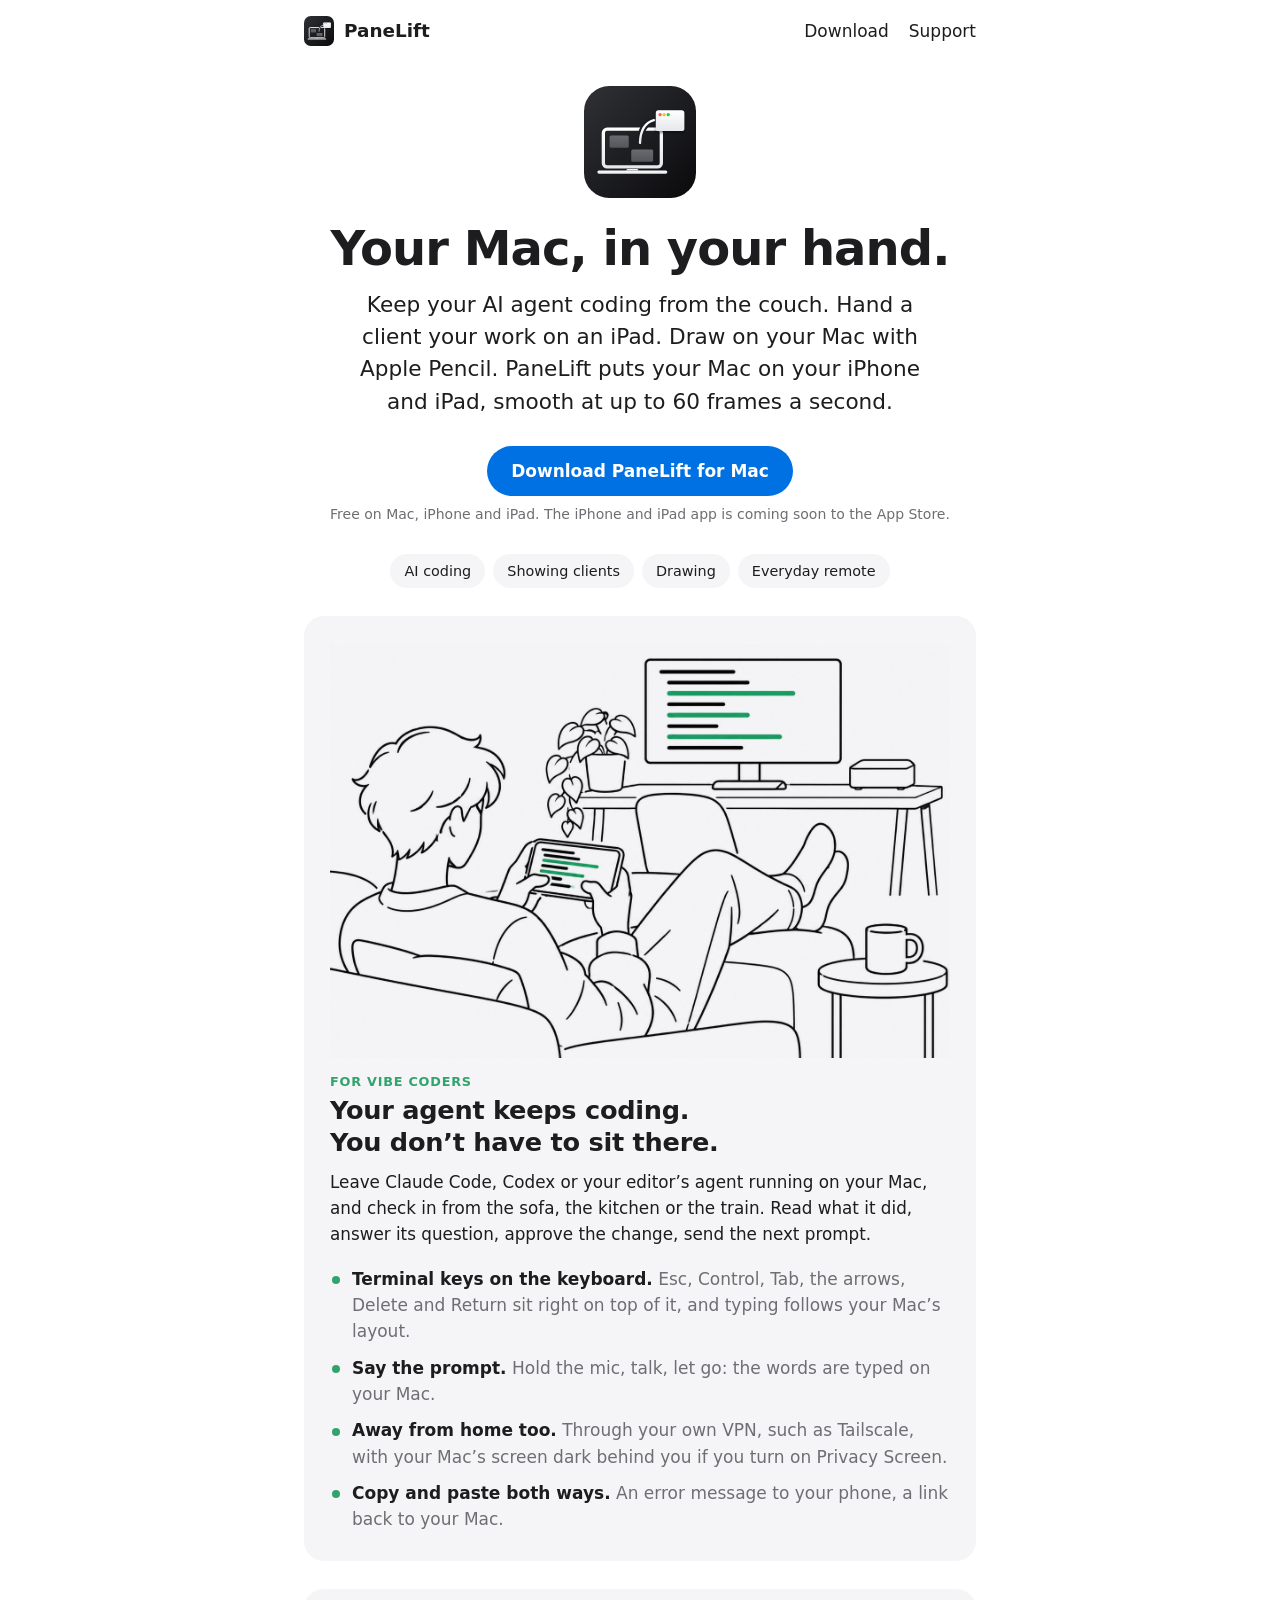
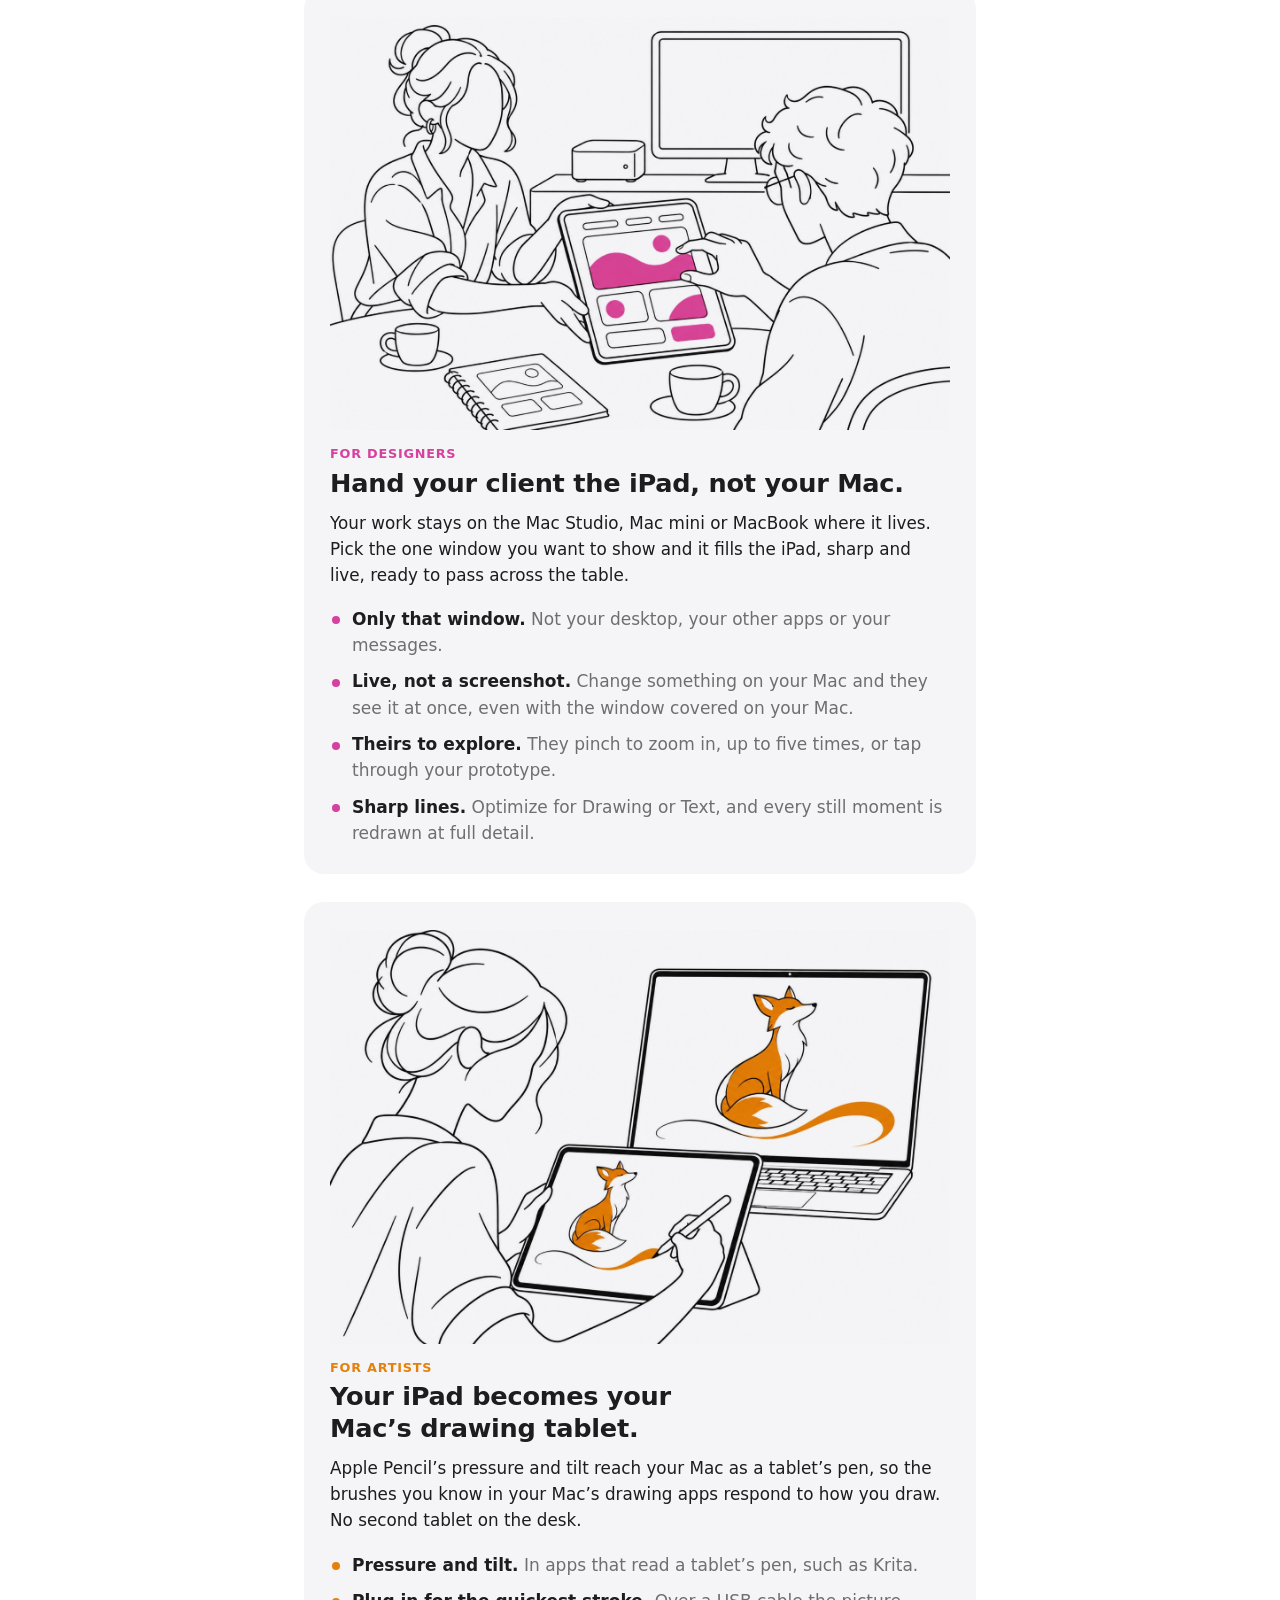
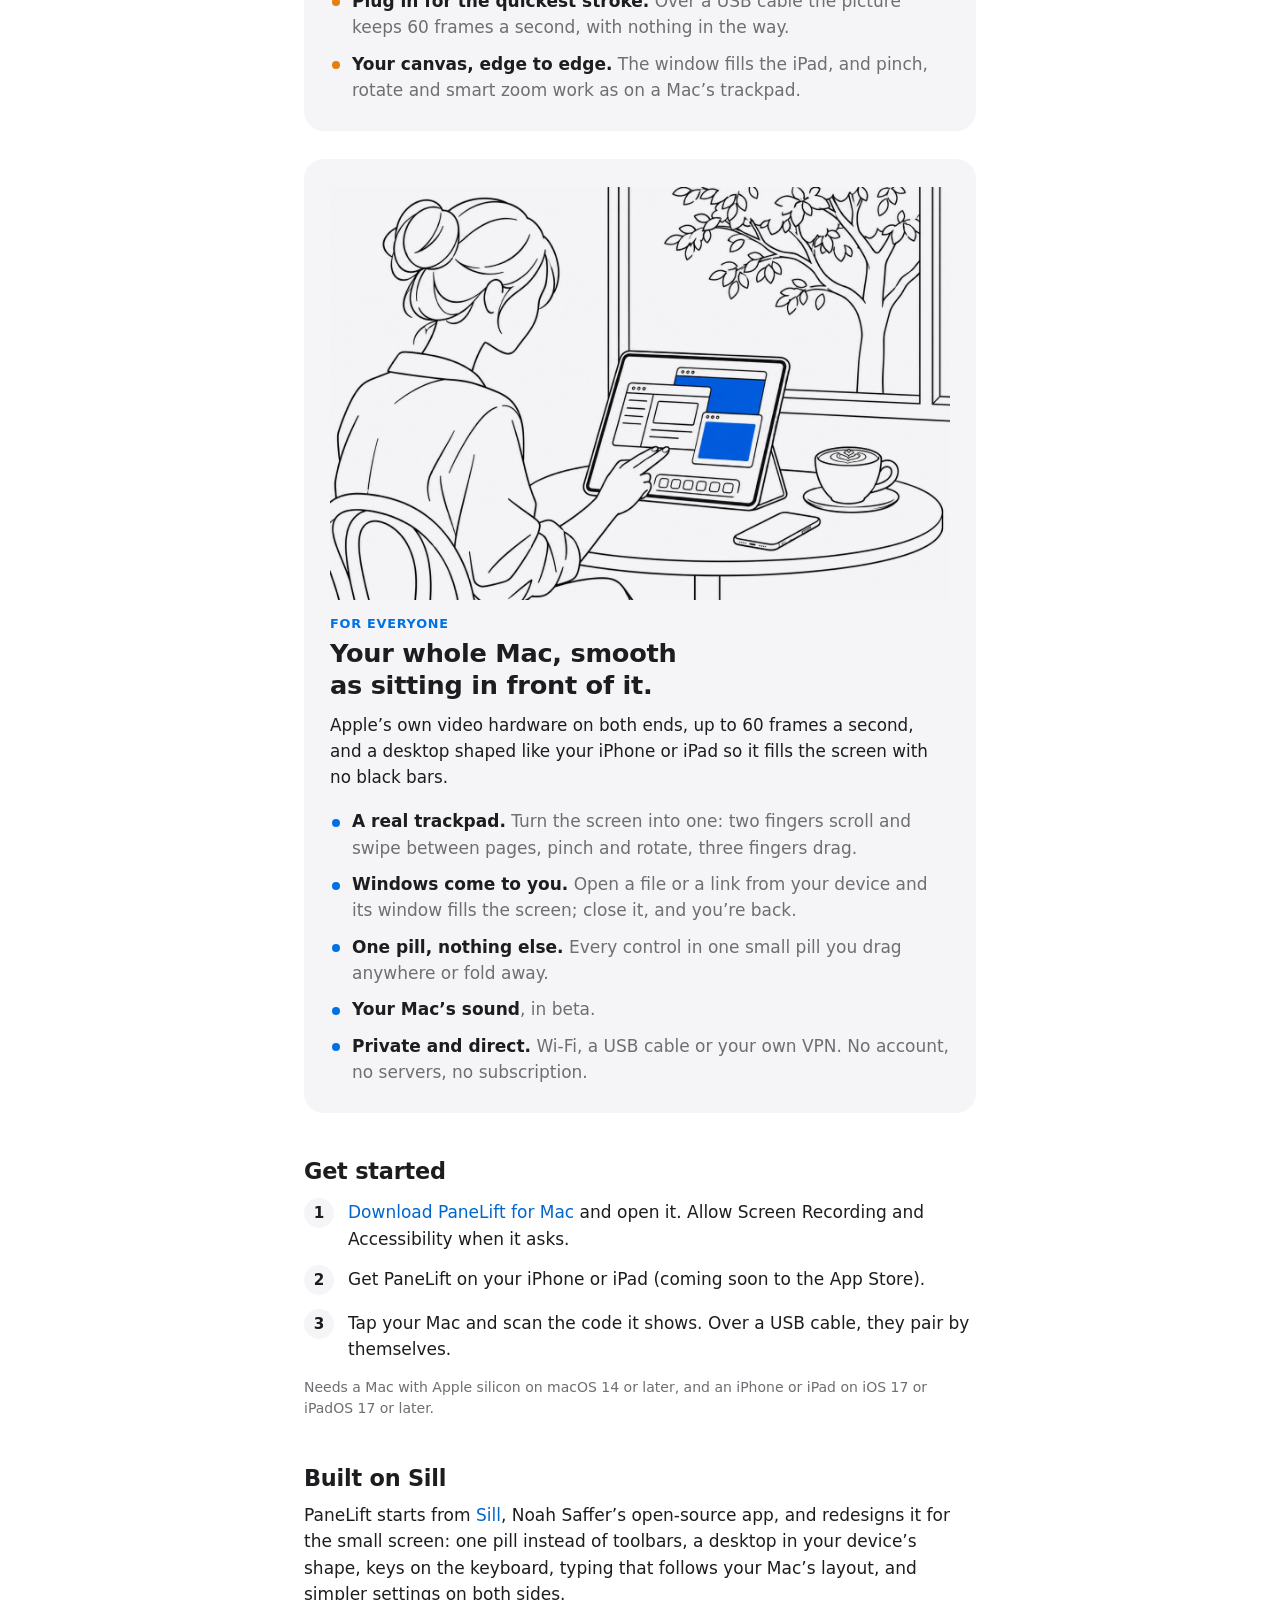
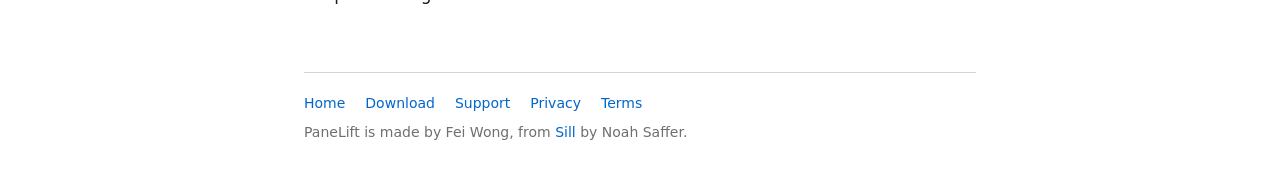
<file: index.html>
<!doctype html>
<html lang="en">
<head>
<meta charset="utf-8">
<meta name="viewport" content="width=device-width, initial-scale=1">
<meta http-equiv="Content-Security-Policy" content="default-src 'none'; style-src 'self'; img-src 'self'; base-uri 'none'; form-action 'none'">
<meta name="color-scheme" content="light dark">
<meta name="description" content="Steer your AI coding agent from the couch, show clients your work on an iPad, draw on your Mac with Apple Pencil. Your Mac on your iPhone and iPad, smooth at up to 60 frames a second. No account, no servers.">
<title>PaneLift: your Mac, in your hand</title>
<meta property="og:type" content="website">
<meta property="og:site_name" content="PaneLift">
<meta property="og:url" content="https://wongfei2009.github.io/panelift-site/">
<meta property="og:title" content="PaneLift: your Mac, in your hand">
<meta property="og:description" content="Steer your AI coding agent from the couch, show clients your work on an iPad, draw on your Mac with Apple Pencil. No account, no servers.">
<meta property="og:image" content="https://wongfei2009.github.io/panelift-site/preview.jpg">
<meta property="og:image:width" content="1200">
<meta property="og:image:height" content="630">
<meta property="og:image:alt" content="PaneLift: any window from your Mac, on your iPhone and iPad">
<meta name="twitter:card" content="summary_large_image">
<link rel="stylesheet" href="style.css?v=2026-11-04c">
<link rel="icon" href="icon.svg" type="image/svg+xml">
</head>
<body>
<header class="site-header">
  <a class="brand" href="index.html"><img src="icon.svg" alt="" width="30" height="30">PaneLift</a>
  <nav aria-label="Site">
    <a href="download.html">Download</a>
    <a href="support.html">Support</a>
  </nav>
</header>

<main>
<section class="hero">
    <img src="icon.svg" alt="" width="112" height="112">
    <h1>Your Mac, in your hand.</h1>
    <p class="lede">Keep your AI agent coding from the couch. Hand a client your work on an iPad. Draw on your Mac with Apple Pencil. PaneLift puts your Mac on your iPhone and iPad, smooth at up to 60 frames a second.</p>
    <div class="cta"><a class="button" href="download.html">Download PaneLift for Mac</a></div>
    <!-- App Store: link the app here once it is live. -->
    <p class="muted small">Free on Mac, iPhone and iPad. The iPhone and iPad app is coming soon to the App Store.</p>
    <nav class="jump" aria-label="Who it’s for">
      <a href="#coding">AI coding</a>
      <a href="#clients">Showing clients</a>
      <a href="#drawing">Drawing</a>
      <a href="#anywhere">Everyday remote</a>
    </nav>
  </section>

  <section class="usecase" id="coding">
    <img class="art" src="img/coding.jpg" alt="A line drawing: someone on a sofa typing into a terminal on their phone, the same terminal on the Mac’s display behind them" width="1400" height="933" loading="lazy">
    <p class="eyebrow">For vibe coders</p>
    <h2>Your agent keeps coding. You don’t have to sit there.</h2>
    <p>Leave Claude Code, Codex or your editor’s agent running on your Mac, and check in from the sofa, the kitchen or the train. Read what it did, answer its question, approve the change, send the next prompt.</p>
    <ul class="points">
      <li><strong>Terminal keys on the keyboard.</strong> Esc, Control, Tab, the arrows, Delete and Return sit right on top of it, and typing follows your Mac’s layout.</li>
      <li><strong>Say the prompt.</strong> Hold the mic, talk, let go: the words are typed on your Mac.</li>
      <li><strong>Away from home too.</strong> Through your own VPN, such as Tailscale, with your Mac’s screen dark behind you if you turn on Privacy Screen.</li>
      <li><strong>Copy and paste both ways.</strong> An error message to your phone, a link back to your Mac.</li>
    </ul>
  </section>

  <section class="usecase" id="clients">
    <img class="art" src="img/clients.jpg" alt="A line drawing: a designer handing an iPad with an app design to a client, who zooms in with two fingers" width="1400" height="933" loading="lazy">
    <p class="eyebrow">For designers</p>
    <h2>Hand your client the iPad, not your Mac.</h2>
    <p>Your work stays on the Mac Studio, Mac mini or MacBook where it lives. Pick the one window you want to show and it fills the iPad, sharp and live, ready to pass across the table.</p>
    <ul class="points">
      <li><strong>Only that window.</strong> Not your desktop, your other apps or your messages.</li>
      <li><strong>Live, not a screenshot.</strong> Change something on your Mac and they see it at once, even with the window covered on your Mac.</li>
      <li><strong>Theirs to explore.</strong> They pinch to zoom in, up to five times, or tap through your prototype.</li>
      <li><strong>Sharp lines.</strong> Optimize for Drawing or Text, and every still moment is redrawn at full detail.</li>
    </ul>
  </section>

  <section class="usecase" id="drawing">
    <img class="art" src="img/drawing.jpg" alt="A line drawing: someone drawing a fox on an iPad with Apple Pencil, the same drawing on the Mac behind it" width="1400" height="933" loading="lazy">
    <p class="eyebrow">For artists</p>
    <h2>Your iPad becomes your Mac’s drawing tablet.</h2>
    <p>Apple Pencil’s pressure and tilt reach your Mac as a tablet’s pen, so the brushes you know in your Mac’s drawing apps respond to how you draw. No second tablet on the desk.</p>
    <ul class="points">
      <li><strong>Pressure and tilt.</strong> In apps that read a tablet’s pen, such as Krita.</li>
      <li><strong>Plug in for the quickest stroke.</strong> Over a USB cable the picture keeps 60 frames a second, with nothing in the way.</li>
      <li><strong>Your canvas, edge to edge.</strong> The window fills the iPad, and pinch, rotate and smart zoom work as on a Mac’s trackpad.</li>
    </ul>
  </section>

  <section class="usecase" id="anywhere">
    <img class="art" src="img/anywhere.jpg" alt="A line drawing: someone at a café using a Mac’s desktop and its windows on an iPad" width="1400" height="933" loading="lazy">
    <p class="eyebrow">For everyone</p>
    <h2>Your whole Mac, smooth as sitting in front of it.</h2>
    <p>Apple’s own video hardware on both ends, up to 60 frames a second, and a desktop shaped like your iPhone or iPad so it fills the screen with no black bars.</p>
    <ul class="points">
      <li><strong>A real trackpad.</strong> Turn the screen into one: two fingers scroll and swipe between pages, pinch and rotate, three fingers drag.</li>
      <li><strong>Windows come to you.</strong> Open a file or a link from your device and its window fills the screen; close it, and you’re back.</li>
      <li><strong>One pill, nothing else.</strong> Every control in one small pill you drag anywhere or fold away.</li>
      <li><strong>Your Mac’s sound</strong>, in beta.</li>
      <li><strong>Private and direct.</strong> Wi-Fi, a USB cable or your own VPN. No account, no servers, no subscription.</li>
    </ul>
  </section>

  <h2>Get started</h2>
  <ol class="steps">
    <li><a href="download.html">Download PaneLift for Mac</a> and open it. Allow Screen Recording and Accessibility when it asks.</li>
    <li>Get PaneLift on your iPhone or iPad (coming soon to the App Store).</li>
    <li>Tap your Mac and scan the code it shows. Over a USB cable, they pair by themselves.</li>
  </ol>
  <p class="muted small">Needs a Mac with Apple silicon on macOS 14 or later, and an iPhone or iPad on iOS 17 or iPadOS 17 or later.</p>

  <h2>Built on Sill</h2>
  <p>PaneLift starts from <a href="https://github.com/Saffsanity/sill">Sill</a>, Noah Saffer’s open-source app, and redesigns it for the small screen: one pill instead of toolbars, a desktop in your device’s shape, keys on the keyboard, typing that follows your Mac’s layout, and simpler settings on both sides.</p>
</main>

<footer class="site-footer">
  <nav aria-label="Footer">
    <a href="index.html">Home</a>
    <a href="download.html">Download</a>
    <a href="support.html">Support</a>
    <a href="privacy.html">Privacy</a>
    <a href="terms.html">Terms</a>
  </nav>
  <p class="muted small">PaneLift is made by Fei Wong, from <a href="https://github.com/Saffsanity/sill">Sill</a> by Noah Saffer.</p>
</footer>
</body>
</html>
</file>
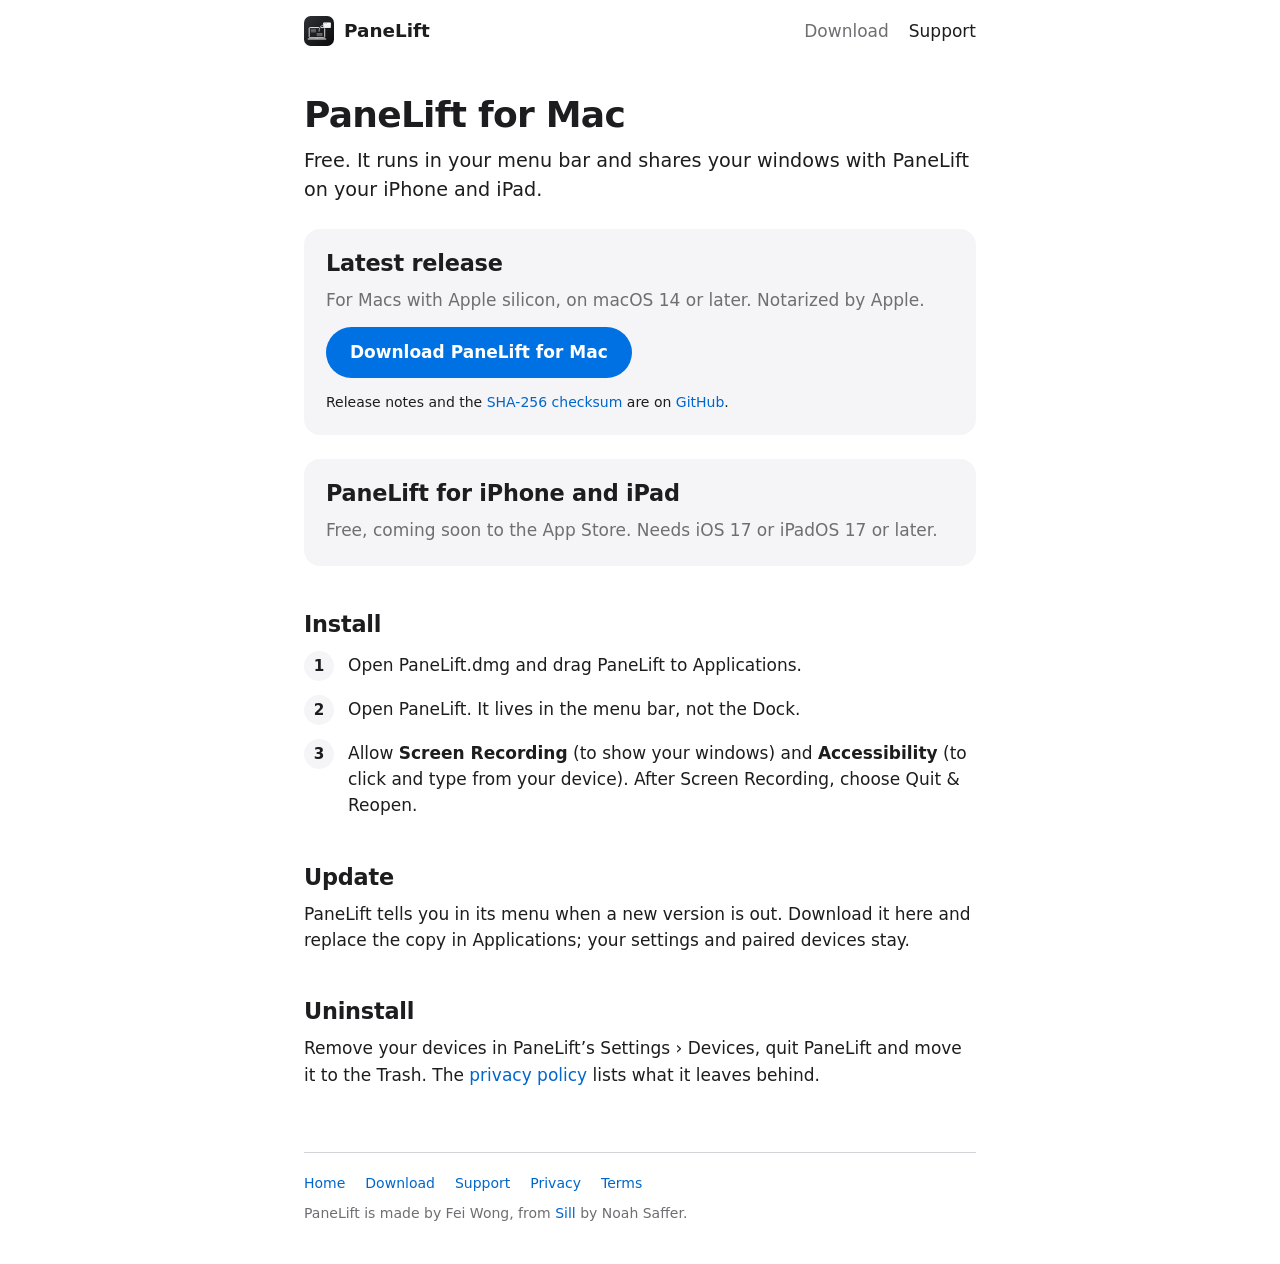
<file: download.html>
<!doctype html>
<html lang="en">
<head>
<meta charset="utf-8">
<meta name="viewport" content="width=device-width, initial-scale=1">
<meta http-equiv="Content-Security-Policy" content="default-src 'none'; style-src 'self'; img-src 'self'; base-uri 'none'; form-action 'none'">
<meta name="color-scheme" content="light dark">
<meta name="description" content="PaneLift for Mac: free and notarized, for Macs with Apple silicon on macOS 14 or later.">
<title>Download PaneLift for Mac</title>
<meta property="og:type" content="website">
<meta property="og:site_name" content="PaneLift">
<meta property="og:url" content="https://wongfei2009.github.io/panelift-site/download">
<meta property="og:title" content="Download PaneLift for Mac">
<meta property="og:description" content="PaneLift for Mac: free and notarized, for Macs with Apple silicon on macOS 14 or later.">
<meta property="og:image" content="https://wongfei2009.github.io/panelift-site/preview.jpg">
<meta property="og:image:width" content="1200">
<meta property="og:image:height" content="630">
<meta property="og:image:alt" content="PaneLift: any window from your Mac, on your iPhone and iPad">
<meta name="twitter:card" content="summary_large_image">
<link rel="stylesheet" href="style.css?v=2026-11-04c">
<link rel="icon" href="icon.svg" type="image/svg+xml">
</head>
<body>
<header class="site-header">
  <a class="brand" href="index.html"><img src="icon.svg" alt="" width="30" height="30">PaneLift</a>
  <nav aria-label="Site">
    <a href="download.html" aria-current="page">Download</a>
    <a href="support.html">Support</a>
  </nav>
</header>

<main>
<h1>PaneLift for Mac</h1>
  <p class="lede">Free. It runs in your menu bar and shares your windows with PaneLift on your iPhone and iPad.</p>

  <!-- GitHub redirects /releases/latest/download/<asset> to the newest release; release.sh uploads these names. -->
  <section class="card" aria-labelledby="release">
    <h2 id="release">Latest release</h2>
    <p class="muted">For Macs with Apple silicon, on macOS 14 or later. Notarized by Apple.</p>
    <p><a class="button" href="https://github.com/wongfei2009/panelift-site/releases/latest/download/PaneLift.dmg">Download PaneLift for Mac</a></p>
    <p class="hash small">Release notes and the <a href="https://github.com/wongfei2009/panelift-site/releases/latest/download/PaneLift.dmg.sha256">SHA-256 checksum</a> are on <a href="https://github.com/wongfei2009/panelift-site/releases/latest">GitHub</a>.</p>
  </section>

  <section class="card" aria-labelledby="ios">
    <h2 id="ios">PaneLift for iPhone and iPad</h2>
    <!-- App Store: link the app here once it is live. -->
    <p class="muted">Free, coming soon to the App Store. Needs iOS 17 or iPadOS 17 or later.</p>
  </section>

  <h2>Install</h2>
  <ol class="steps">
    <li>Open PaneLift.dmg and drag PaneLift to Applications.</li>
    <li>Open PaneLift. It lives in the menu bar, not the Dock.</li>
    <li>Allow <strong>Screen Recording</strong> (to show your windows) and <strong>Accessibility</strong> (to click and type from your device). After Screen Recording, choose Quit &amp; Reopen.</li>
  </ol>

  <h2>Update</h2>
  <p>PaneLift tells you in its menu when a new version is out. Download it here and replace the copy in Applications; your settings and paired devices stay.</p>

  <h2>Uninstall</h2>
  <p>Remove your devices in PaneLift’s Settings › Devices, quit PaneLift and move it to the Trash. The <a href="privacy.html#deleting">privacy policy</a> lists what it leaves behind.</p>
</main>

<footer class="site-footer">
  <nav aria-label="Footer">
    <a href="index.html">Home</a>
    <a href="download.html">Download</a>
    <a href="support.html">Support</a>
    <a href="privacy.html">Privacy</a>
    <a href="terms.html">Terms</a>
  </nav>
  <p class="muted small">PaneLift is made by Fei Wong, from <a href="https://github.com/Saffsanity/sill">Sill</a> by Noah Saffer.</p>
</footer>
</body>
</html>
</file>
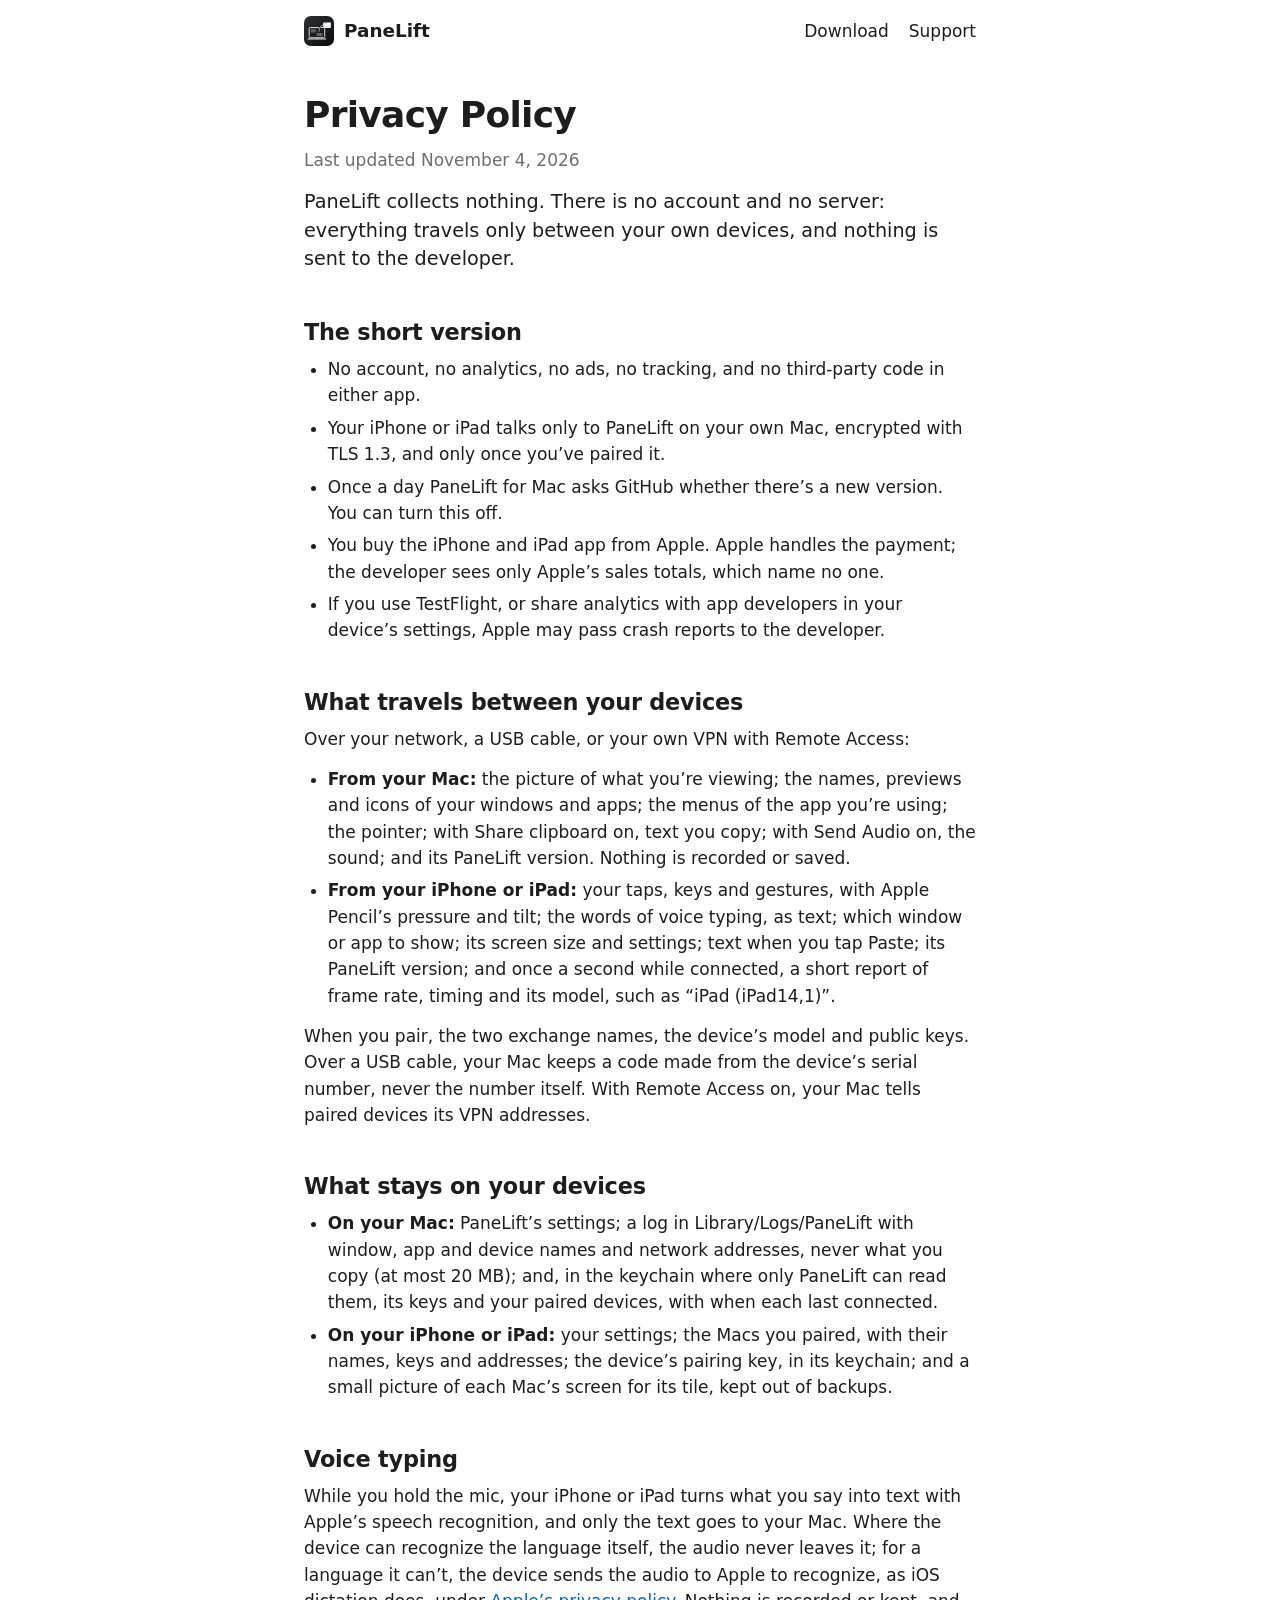
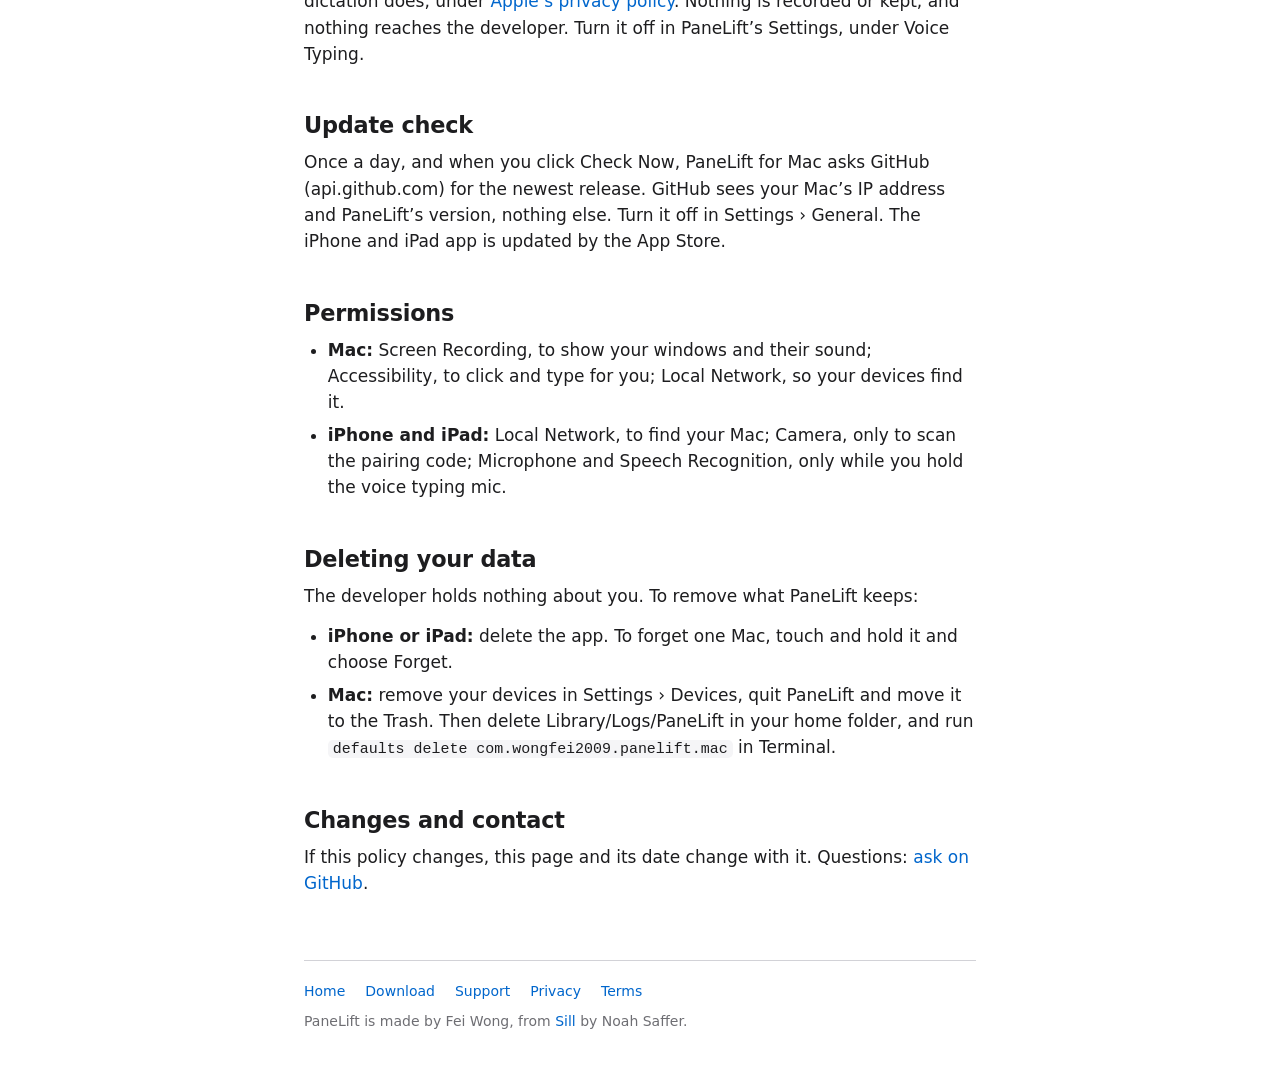
<file: privacy.html>
<!doctype html>
<html lang="en">
<head>
<meta charset="utf-8">
<meta name="viewport" content="width=device-width, initial-scale=1">
<meta http-equiv="Content-Security-Policy" content="default-src 'none'; style-src 'self'; img-src 'self'; base-uri 'none'; form-action 'none'">
<meta name="color-scheme" content="light dark">
<meta name="description" content="PaneLift collects nothing: no account, no server, and nothing sent to the developer.">
<title>PaneLift Privacy Policy</title>
<meta property="og:type" content="website">
<meta property="og:site_name" content="PaneLift">
<meta property="og:url" content="https://wongfei2009.github.io/panelift-site/privacy">
<meta property="og:title" content="PaneLift privacy policy">
<meta property="og:description" content="PaneLift collects nothing: no account, no server, and nothing sent to the developer.">
<meta property="og:image" content="https://wongfei2009.github.io/panelift-site/preview.jpg">
<meta property="og:image:width" content="1200">
<meta property="og:image:height" content="630">
<meta property="og:image:alt" content="PaneLift: any window from your Mac, on your iPhone and iPad">
<meta name="twitter:card" content="summary_large_image">
<link rel="stylesheet" href="style.css?v=2026-11-04c">
<link rel="icon" href="icon.svg" type="image/svg+xml">
</head>
<body>
<header class="site-header">
  <a class="brand" href="index.html"><img src="icon.svg" alt="" width="30" height="30">PaneLift</a>
  <nav aria-label="Site">
    <a href="download.html">Download</a>
    <a href="support.html">Support</a>
  </nav>
</header>

<main>
<h1>Privacy Policy</h1>
  <p class="muted">Last updated November 4, 2026</p>
  <p class="lede">PaneLift collects nothing. There is no account and no server: everything travels only between your own devices, and nothing is sent to the developer.</p>

  <h2>The short version</h2>
  <ul>
    <li>No account, no analytics, no ads, no tracking, and no third-party code in either app.</li>
    <li>Your iPhone or iPad talks only to PaneLift on your own Mac, encrypted with TLS 1.3, and only once you’ve paired it.</li>
    <li>Once a day PaneLift for Mac asks GitHub whether there’s a new version. You can turn this off.</li>
    <li>You buy the iPhone and iPad app from Apple. Apple handles the payment; the developer sees only Apple’s sales totals, which name no one.</li>
    <li>If you use TestFlight, or share analytics with app developers in your device’s settings, Apple may pass crash reports to the developer.</li>
  </ul>

  <h2>What travels between your devices</h2>
  <p>Over your network, a USB cable, or your own VPN with Remote Access:</p>
  <ul>
    <li><strong>From your Mac:</strong> the picture of what you’re viewing; the names, previews and icons of your windows and apps; the menus of the app you’re using; the pointer; with Share clipboard on, text you copy; with Send Audio on, the sound; and its PaneLift version. Nothing is recorded or saved.</li>
    <li><strong>From your iPhone or iPad:</strong> your taps, keys and gestures, with Apple Pencil’s pressure and tilt; the words of voice typing, as text; which window or app to show; its screen size and settings; text when you tap Paste; its PaneLift version; and once a second while connected, a short report of frame rate, timing and its model, such as “iPad (iPad14,1)”.</li>
  </ul>
  <p>When you pair, the two exchange names, the device’s model and public keys. Over a USB cable, your Mac keeps a code made from the device’s serial number, never the number itself. With Remote Access on, your Mac tells paired devices its VPN addresses.</p>

  <h2>What stays on your devices</h2>
  <ul>
    <li><strong>On your Mac:</strong> PaneLift’s settings; a log in Library/Logs/PaneLift with window, app and device names and network addresses, never what you copy (at most 20 MB); and, in the keychain where only PaneLift can read them, its keys and your paired devices, with when each last connected.</li>
    <li><strong>On your iPhone or iPad:</strong> your settings; the Macs you paired, with their names, keys and addresses; the device’s pairing key, in its keychain; and a small picture of each Mac’s screen for its tile, kept out of backups.</li>
  </ul>

  <h2>Voice typing</h2>
  <p>While you hold the mic, your iPhone or iPad turns what you say into text with Apple’s speech recognition, and only the text goes to your Mac. Where the device can recognize the language itself, the audio never leaves it; for a language it can’t, the device sends the audio to Apple to recognize, as iOS dictation does, under <a href="https://www.apple.com/legal/privacy/">Apple’s privacy policy</a>. Nothing is recorded or kept, and nothing reaches the developer. Turn it off in PaneLift’s Settings, under Voice Typing.</p>

  <h2>Update check</h2>
  <p>Once a day, and when you click Check Now, PaneLift for Mac asks GitHub (api.github.com) for the newest release. GitHub sees your Mac’s IP address and PaneLift’s version, nothing else. Turn it off in Settings › General. The iPhone and iPad app is updated by the App Store.</p>

  <h2>Permissions</h2>
  <ul>
    <li><strong>Mac:</strong> Screen Recording, to show your windows and their sound; Accessibility, to click and type for you; Local Network, so your devices find it.</li>
    <li><strong>iPhone and iPad:</strong> Local Network, to find your Mac; Camera, only to scan the pairing code; Microphone and Speech Recognition, only while you hold the voice typing mic.</li>
  </ul>

  <h2 id="deleting">Deleting your data</h2>
  <p>The developer holds nothing about you. To remove what PaneLift keeps:</p>
  <ul>
    <li><strong>iPhone or iPad:</strong> delete the app. To forget one Mac, touch and hold it and choose Forget.</li>
    <li><strong>Mac:</strong> remove your devices in Settings › Devices, quit PaneLift and move it to the Trash. Then delete Library/Logs/PaneLift in your home folder, and run <code>defaults delete com.wongfei2009.panelift.mac</code> in Terminal.</li>
  </ul>

  <h2>Changes and contact</h2>
  <p>If this policy changes, this page and its date change with it. Questions: <a href="https://github.com/wongfei2009/panelift-site/issues">ask on GitHub</a>.</p>
</main>

<footer class="site-footer">
  <nav aria-label="Footer">
    <a href="index.html">Home</a>
    <a href="download.html">Download</a>
    <a href="support.html">Support</a>
    <a href="privacy.html">Privacy</a>
    <a href="terms.html">Terms</a>
  </nav>
  <p class="muted small">PaneLift is made by Fei Wong, from <a href="https://github.com/Saffsanity/sill">Sill</a> by Noah Saffer.</p>
</footer>
</body>
</html>
</file>
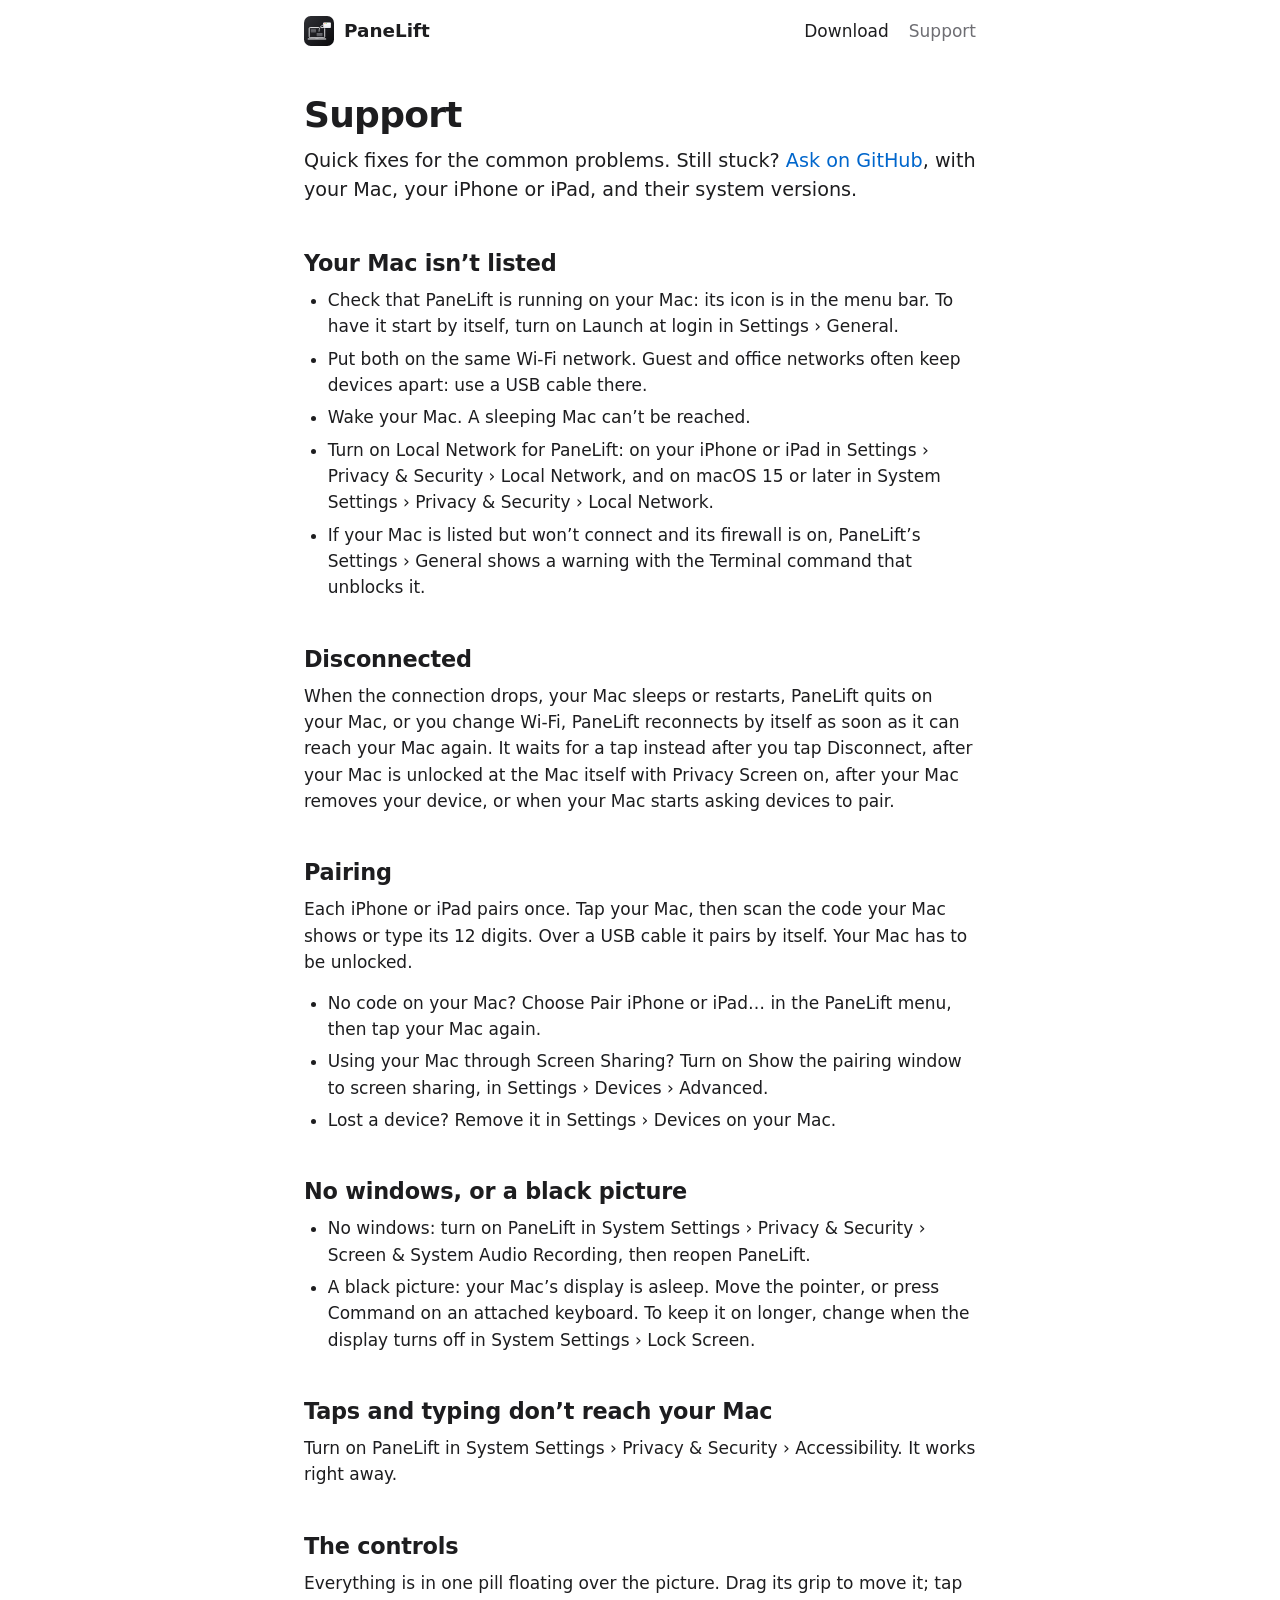
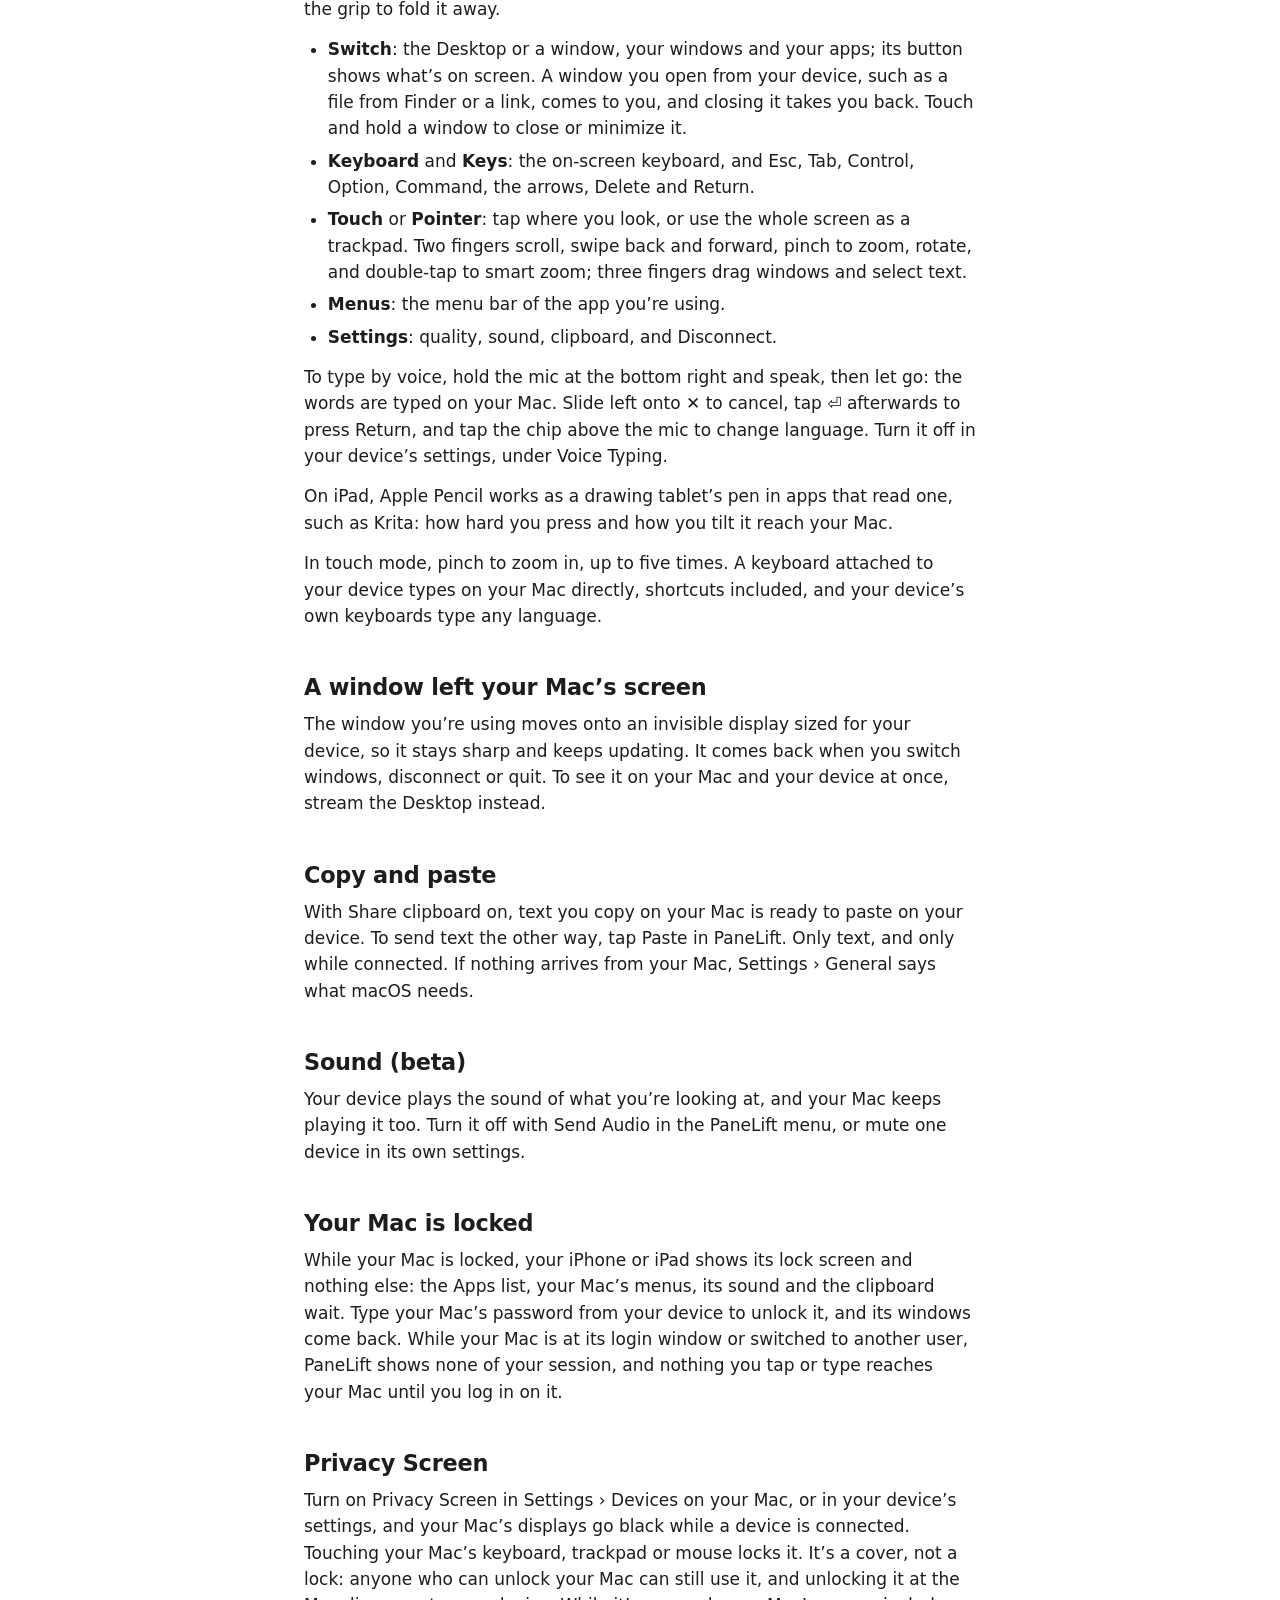
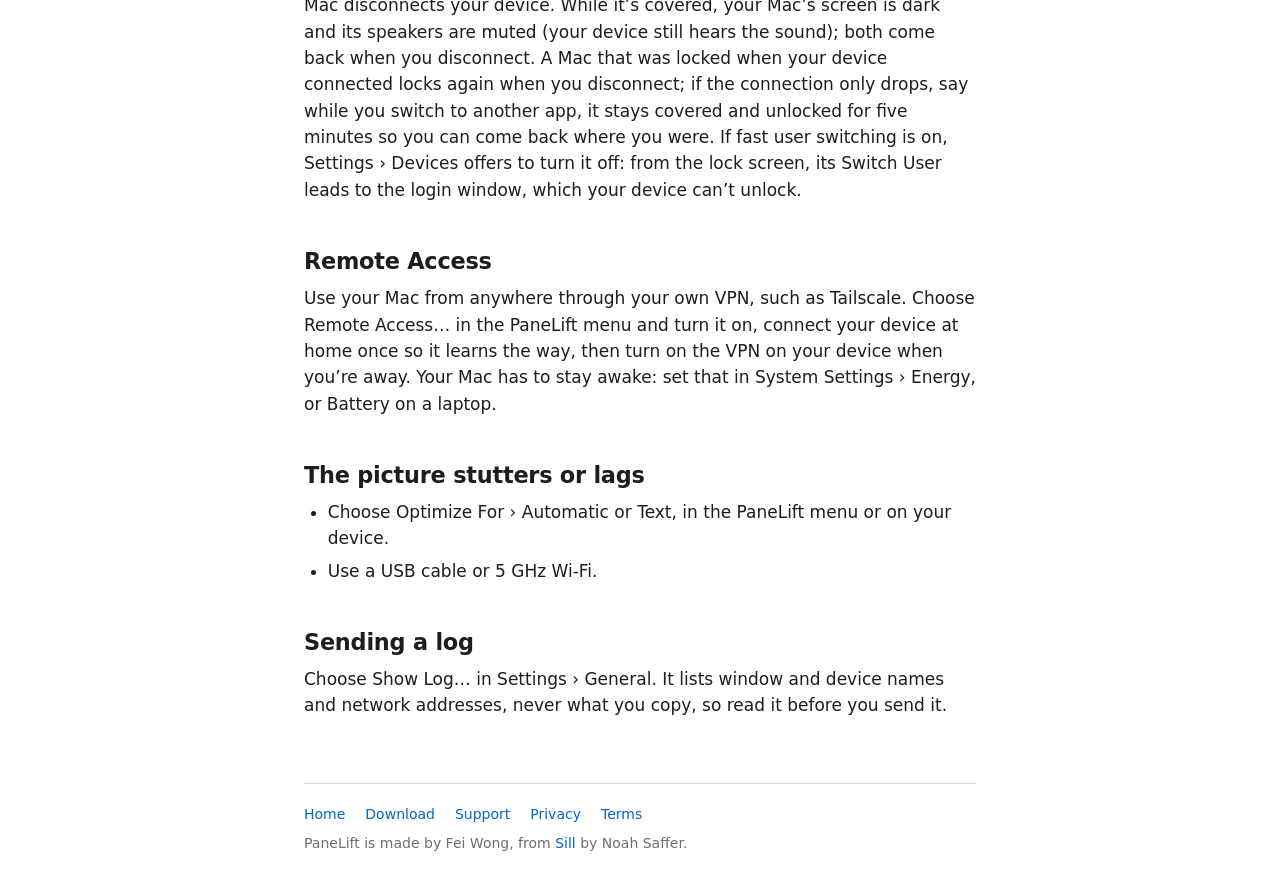
<file: support.html>
<!doctype html>
<html lang="en">
<head>
<meta charset="utf-8">
<meta name="viewport" content="width=device-width, initial-scale=1">
<meta http-equiv="Content-Security-Policy" content="default-src 'none'; style-src 'self'; img-src 'self'; base-uri 'none'; form-action 'none'">
<meta name="color-scheme" content="light dark">
<meta name="description" content="Quick fixes for PaneLift: finding your Mac, pairing, permissions, the controls and more.">
<title>PaneLift Support</title>
<meta property="og:type" content="website">
<meta property="og:site_name" content="PaneLift">
<meta property="og:url" content="https://wongfei2009.github.io/panelift-site/support">
<meta property="og:title" content="PaneLift support">
<meta property="og:description" content="Quick fixes for PaneLift: finding your Mac, pairing, permissions, the controls and more.">
<meta property="og:image" content="https://wongfei2009.github.io/panelift-site/preview.jpg">
<meta property="og:image:width" content="1200">
<meta property="og:image:height" content="630">
<meta property="og:image:alt" content="PaneLift: any window from your Mac, on your iPhone and iPad">
<meta name="twitter:card" content="summary_large_image">
<link rel="stylesheet" href="style.css?v=2026-11-04c">
<link rel="icon" href="icon.svg" type="image/svg+xml">
</head>
<body>
<header class="site-header">
  <a class="brand" href="index.html"><img src="icon.svg" alt="" width="30" height="30">PaneLift</a>
  <nav aria-label="Site">
    <a href="download.html">Download</a>
    <a href="support.html" aria-current="page">Support</a>
  </nav>
</header>

<main>
<h1>Support</h1>
  <p class="lede">Quick fixes for the common problems. Still stuck? <a href="https://github.com/wongfei2009/panelift-site/issues">Ask on GitHub</a>, with your Mac, your iPhone or iPad, and their system versions.</p>

  <h2 id="not-listed">Your Mac isn’t listed</h2>
  <ul>
    <li>Check that PaneLift is running on your Mac: its icon is in the menu bar. To have it start by itself, turn on Launch at login in Settings › General.</li>
    <li>Put both on the same Wi-Fi network. Guest and office networks often keep devices apart: use a USB cable there.</li>
    <li>Wake your Mac. A sleeping Mac can’t be reached.</li>
    <li>Turn on Local Network for PaneLift: on your iPhone or iPad in Settings › Privacy &amp; Security › Local Network, and on macOS 15 or later in System Settings › Privacy &amp; Security › Local Network.</li>
    <li>If your Mac is listed but won’t connect and its firewall is on, PaneLift’s Settings › General shows a warning with the Terminal command that unblocks it.</li>
  </ul>

  <h2 id="disconnected">Disconnected</h2>
  <p>When the connection drops, your Mac sleeps or restarts, PaneLift quits on your Mac, or you change Wi-Fi, PaneLift reconnects by itself as soon as it can reach your Mac again. It waits for a tap instead after you tap Disconnect, after your Mac is unlocked at the Mac itself with Privacy Screen on, after your Mac removes your device, or when your Mac starts asking devices to pair.</p>

  <h2 id="pairing">Pairing</h2>
  <p>Each iPhone or iPad pairs once. Tap your Mac, then scan the code your Mac shows or type its 12 digits. Over a USB cable it pairs by itself. Your Mac has to be unlocked.</p>
  <ul>
    <li>No code on your Mac? Choose Pair iPhone or iPad… in the PaneLift menu, then tap your Mac again.</li>
    <li>Using your Mac through Screen Sharing? Turn on Show the pairing window to screen sharing, in Settings › Devices › Advanced.</li>
    <li>Lost a device? Remove it in Settings › Devices on your Mac.</li>
  </ul>

  <h2 id="screen-recording">No windows, or a black picture</h2>
  <ul>
    <li>No windows: turn on PaneLift in System Settings › Privacy &amp; Security › Screen &amp; System Audio Recording, then reopen PaneLift.</li>
    <li>A black picture: your Mac’s display is asleep. Move the pointer, or press Command on an attached keyboard. To keep it on longer, change when the display turns off in System Settings › Lock Screen.</li>
  </ul>

  <h2 id="accessibility">Taps and typing don’t reach your Mac</h2>
  <p>Turn on PaneLift in System Settings › Privacy &amp; Security › Accessibility. It works right away.</p>

  <h2 id="controls">The controls</h2>
  <p>Everything is in one pill floating over the picture. Drag its grip to move it; tap the grip to fold it away.</p>
  <ul>
    <li><strong>Switch</strong>: the Desktop or a window, your windows and your apps; its button shows what’s on screen. A window you open from your device, such as a file from Finder or a link, comes to you, and closing it takes you back. Touch and hold a window to close or minimize it.</li>
    <li><strong>Keyboard</strong> and <strong>Keys</strong>: the on-screen keyboard, and Esc, Tab, Control, Option, Command, the arrows, Delete and Return.</li>
    <li><strong>Touch</strong> or <strong>Pointer</strong>: tap where you look, or use the whole screen as a trackpad. Two fingers scroll, swipe back and forward, pinch to zoom, rotate, and double-tap to smart zoom; three fingers drag windows and select text.</li>
    <li><strong>Menus</strong>: the menu bar of the app you’re using.</li>
    <li><strong>Settings</strong>: quality, sound, clipboard, and Disconnect.</li>
  </ul>
  <p>To type by voice, hold the mic at the bottom right and speak, then let go: the words are typed on your Mac. Slide left onto ✕ to cancel, tap ⏎ afterwards to press Return, and tap the chip above the mic to change language. Turn it off in your device’s settings, under Voice Typing.</p>
  <p>On iPad, Apple Pencil works as a drawing tablet’s pen in apps that read one, such as Krita: how hard you press and how you tilt it reach your Mac.</p>
  <p>In touch mode, pinch to zoom in, up to five times. A keyboard attached to your device types on your Mac directly, shortcuts included, and your device’s own keyboards type any language.</p>

  <h2 id="virtual-display">A window left your Mac’s screen</h2>
  <p>The window you’re using moves onto an invisible display sized for your device, so it stays sharp and keeps updating. It comes back when you switch windows, disconnect or quit. To see it on your Mac and your device at once, stream the Desktop instead.</p>

  <h2 id="clipboard">Copy and paste</h2>
  <p>With Share clipboard on, text you copy on your Mac is ready to paste on your device. To send text the other way, tap Paste in PaneLift. Only text, and only while connected. If nothing arrives from your Mac, Settings › General says what macOS needs.</p>

  <h2 id="sound">Sound (beta)</h2>
  <p>Your device plays the sound of what you’re looking at, and your Mac keeps playing it too. Turn it off with Send Audio in the PaneLift menu, or mute one device in its own settings.</p>

  <h2 id="locked">Your Mac is locked</h2>
  <p>While your Mac is locked, your iPhone or iPad shows its lock screen and nothing else: the Apps list, your Mac’s menus, its sound and the clipboard wait. Type your Mac’s password from your device to unlock it, and its windows come back. While your Mac is at its login window or switched to another user, PaneLift shows none of your session, and nothing you tap or type reaches your Mac until you log in on it.</p>

  <h2 id="privacy-screen">Privacy Screen</h2>
  <p>Turn on Privacy Screen in Settings › Devices on your Mac, or in your device’s settings, and your Mac’s displays go black while a device is connected. Touching your Mac’s keyboard, trackpad or mouse locks it. It’s a cover, not a lock: anyone who can unlock your Mac can still use it, and unlocking it at the Mac disconnects your device. While it’s covered, your Mac’s screen is dark and its speakers are muted (your device still hears the sound); both come back when you disconnect. A Mac that was locked when your device connected locks again when you disconnect; if the connection only drops, say while you switch to another app, it stays covered and unlocked for five minutes so you can come back where you were. If fast user switching is on, Settings › Devices offers to turn it off: from the lock screen, its Switch User leads to the login window, which your device can’t unlock.</p>

  <h2 id="remote-access">Remote Access</h2>
  <p>Use your Mac from anywhere through your own VPN, such as Tailscale. Choose Remote Access… in the PaneLift menu and turn it on, connect your device at home once so it learns the way, then turn on the VPN on your device when you’re away. Your Mac has to stay awake: set that in System Settings › Energy, or Battery on a laptop.</p>

  <h2 id="lag">The picture stutters or lags</h2>
  <ul>
    <li>Choose Optimize For › Automatic or Text, in the PaneLift menu or on your device.</li>
    <li>Use a USB cable or 5 GHz Wi-Fi.</li>
  </ul>

  <h2 id="log">Sending a log</h2>
  <p>Choose Show Log… in Settings › General. It lists window and device names and network addresses, never what you copy, so read it before you send it.</p>
</main>

<footer class="site-footer">
  <nav aria-label="Footer">
    <a href="index.html">Home</a>
    <a href="download.html">Download</a>
    <a href="support.html">Support</a>
    <a href="privacy.html">Privacy</a>
    <a href="terms.html">Terms</a>
  </nav>
  <p class="muted small">PaneLift is made by Fei Wong, from <a href="https://github.com/Saffsanity/sill">Sill</a> by Noah Saffer.</p>
</footer>
</body>
</html>
</file>
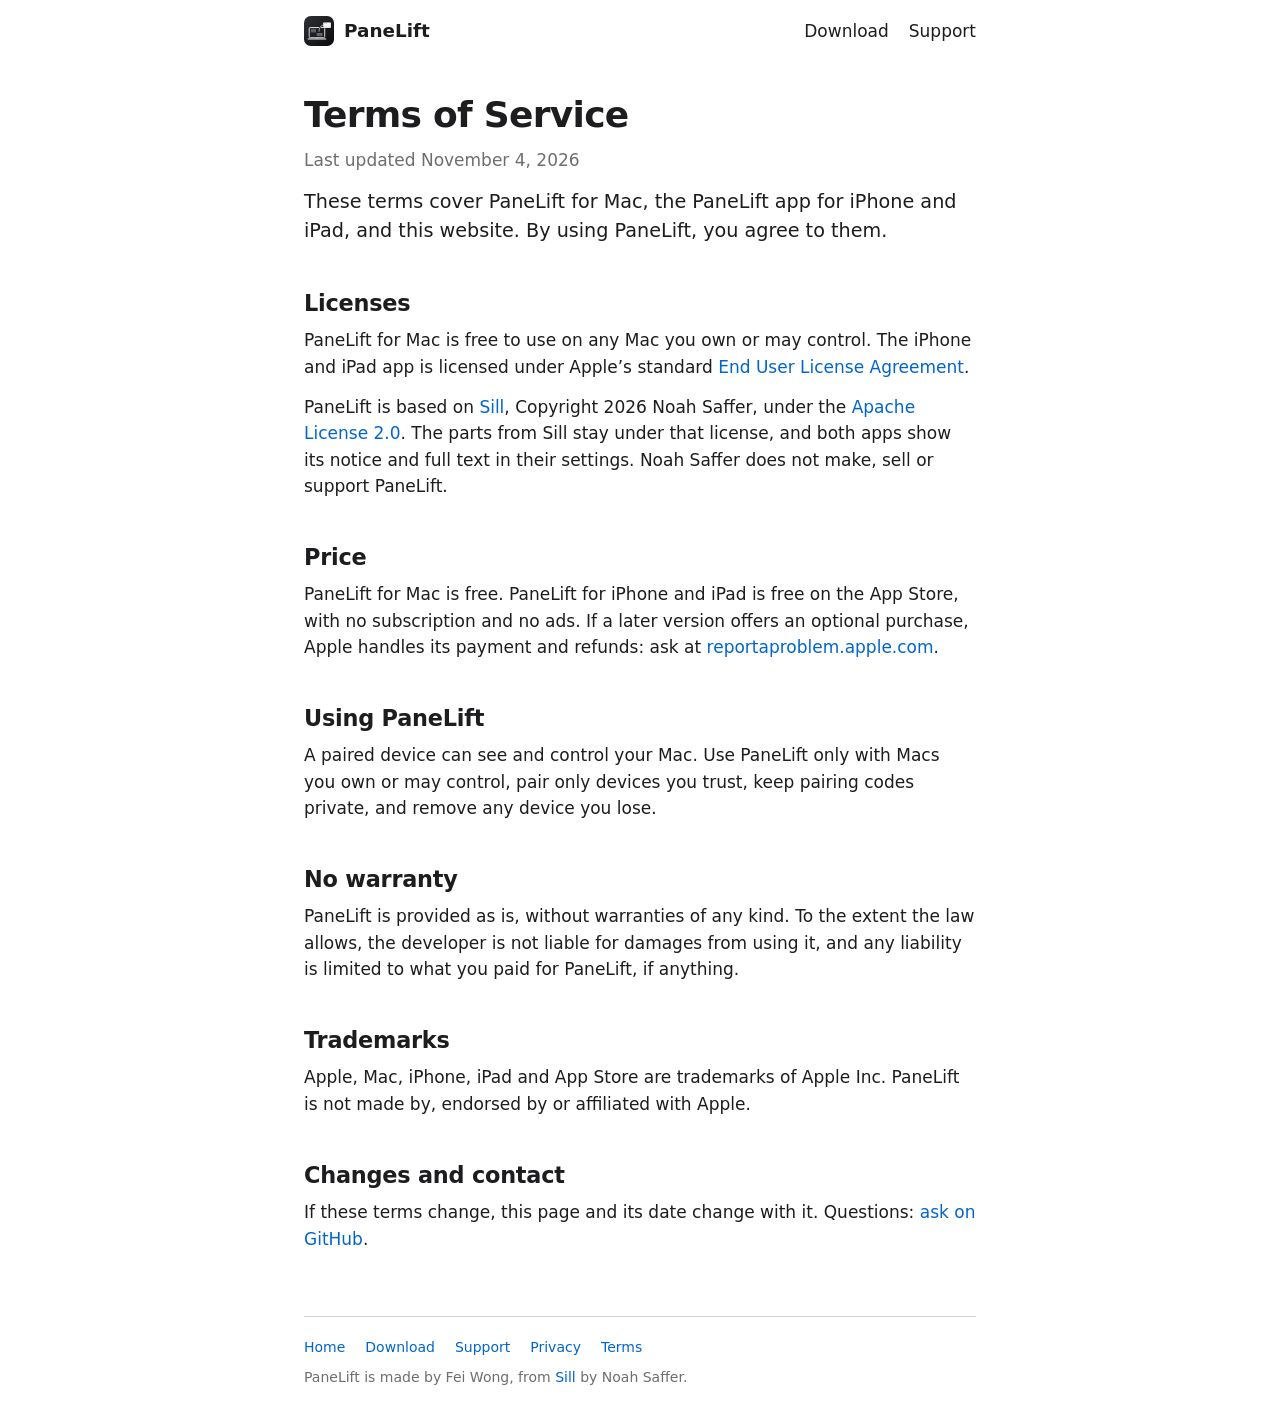
<file: terms.html>
<!doctype html>
<html lang="en">
<head>
<meta charset="utf-8">
<meta name="viewport" content="width=device-width, initial-scale=1">
<meta http-equiv="Content-Security-Policy" content="default-src 'none'; style-src 'self'; img-src 'self'; base-uri 'none'; form-action 'none'">
<meta name="color-scheme" content="light dark">
<meta name="description" content="PaneLift’s terms: licenses, price, and no warranty.">
<title>PaneLift Terms of Service</title>
<meta property="og:type" content="website">
<meta property="og:site_name" content="PaneLift">
<meta property="og:url" content="https://wongfei2009.github.io/panelift-site/terms">
<meta property="og:title" content="PaneLift terms of service">
<meta property="og:description" content="PaneLift’s terms: licenses, price, and no warranty.">
<meta property="og:image" content="https://wongfei2009.github.io/panelift-site/preview.jpg">
<meta property="og:image:width" content="1200">
<meta property="og:image:height" content="630">
<meta property="og:image:alt" content="PaneLift: any window from your Mac, on your iPhone and iPad">
<meta name="twitter:card" content="summary_large_image">
<link rel="stylesheet" href="style.css?v=2026-11-04c">
<link rel="icon" href="icon.svg" type="image/svg+xml">
</head>
<body>
<header class="site-header">
  <a class="brand" href="index.html"><img src="icon.svg" alt="" width="30" height="30">PaneLift</a>
  <nav aria-label="Site">
    <a href="download.html">Download</a>
    <a href="support.html">Support</a>
  </nav>
</header>

<main>
<h1>Terms of Service</h1>
  <p class="muted">Last updated November 4, 2026</p>
  <p class="lede">These terms cover PaneLift for Mac, the PaneLift app for iPhone and iPad, and this website. By using PaneLift, you agree to them.</p>

  <h2 id="license">Licenses</h2>
  <p>PaneLift for Mac is free to use on any Mac you own or may control. The iPhone and iPad app is licensed under Apple’s standard <a href="https://www.apple.com/legal/internet-services/itunes/dev/stdeula/">End User License Agreement</a>.</p>
  <p>PaneLift is based on <a href="https://github.com/Saffsanity/sill">Sill</a>, Copyright 2026 Noah Saffer, under the <a href="https://www.apache.org/licenses/LICENSE-2.0">Apache License 2.0</a>. The parts from Sill stay under that license, and both apps show its notice and full text in their settings. Noah Saffer does not make, sell or support PaneLift.</p>

  <h2>Price</h2>
  <p>PaneLift for Mac is free. PaneLift for iPhone and iPad is free on the App Store, with no subscription and no ads. If a later version offers an optional purchase, Apple handles its payment and refunds: ask at <a href="https://reportaproblem.apple.com">reportaproblem.apple.com</a>.</p>

  <h2>Using PaneLift</h2>
  <p>A paired device can see and control your Mac. Use PaneLift only with Macs you own or may control, pair only devices you trust, keep pairing codes private, and remove any device you lose.</p>

  <h2>No warranty</h2>
  <p>PaneLift is provided as is, without warranties of any kind. To the extent the law allows, the developer is not liable for damages from using it, and any liability is limited to what you paid for PaneLift, if anything.</p>

  <h2>Trademarks</h2>
  <p>Apple, Mac, iPhone, iPad and App Store are trademarks of Apple Inc. PaneLift is not made by, endorsed by or affiliated with Apple.</p>

  <h2>Changes and contact</h2>
  <p>If these terms change, this page and its date change with it. Questions: <a href="https://github.com/wongfei2009/panelift-site/issues">ask on GitHub</a>.</p>
</main>

<footer class="site-footer">
  <nav aria-label="Footer">
    <a href="index.html">Home</a>
    <a href="download.html">Download</a>
    <a href="support.html">Support</a>
    <a href="privacy.html">Privacy</a>
    <a href="terms.html">Terms</a>
  </nav>
  <p class="muted small">PaneLift is made by Fei Wong, from <a href="https://github.com/Saffsanity/sill">Sill</a> by Noah Saffer.</p>
</footer>
</body>
</html>
</file>
<file: style.css>
/* PaneLift's website. System fonts, light and dark, no scripts and nothing loaded from elsewhere. */

:root {
  color-scheme: light dark;
  --bg: #ffffff;
  --card: #f5f5f7;
  --text: #1d1d1f;
  --muted: #6e6e73;
  --line: #d2d2d7;
  --link: #0066cc;
  --button: #0071e3;
  --button-hover: #0077ed;
}

@media (prefers-color-scheme: dark) {
  :root {
    --bg: #000000;
    --card: #1c1c1e;
    --text: #f5f5f7;
    --muted: #a1a1a6;
    --line: #38383a;
    --link: #2997ff;
  }
}

* { box-sizing: border-box; }

html {
  -webkit-text-size-adjust: 100%;
  text-size-adjust: 100%;
}

body {
  margin: 0;
  background: var(--bg);
  color: var(--text);
  font: 17px/1.55 -apple-system, BlinkMacSystemFont, system-ui, "Segoe UI", Roboto, "Helvetica Neue", Arial, sans-serif;
  overflow-wrap: break-word;
}

.site-header, main, .site-footer {
  max-width: 44rem;
  margin: 0 auto;
  padding: 0 16px;
}

a { color: var(--link); text-decoration: none; }
a:hover { text-decoration: underline; }
a:focus-visible { outline: 2px solid var(--link); outline-offset: 2px; border-radius: 4px; }

/* Header and footer */

.site-header {
  display: flex;
  flex-wrap: wrap;
  align-items: center;
  justify-content: space-between;
  gap: 8px 24px;
  padding-top: 16px;
  padding-bottom: 16px;
}

.brand {
  display: inline-flex;
  align-items: center;
  gap: 10px;
  color: var(--text);
  font-weight: 600;
  font-size: 1.15rem;
}
.brand:hover { text-decoration: none; }
.brand img { width: 30px; height: 30px; border-radius: 22.5%; }

.site-header nav, .site-footer nav {
  display: flex;
  flex-wrap: wrap;
  gap: 4px 20px;
}
.site-header nav a { color: var(--text); }
.site-header nav a[aria-current="page"] { color: var(--muted); }

.site-footer {
  margin-top: 64px;
  padding-bottom: 40px;
  font-size: 0.875rem;
}
/* The rule sits on the nav, so it lines up with the text above instead of the page's gutters. */
.site-footer nav {
  padding-top: 20px;
  border-top: 1px solid var(--line);
}

/* Text */

h1 {
  font-size: 2.25rem;
  line-height: 1.15;
  letter-spacing: -0.02em;
  margin: 32px 0 12px;
}
h2 {
  font-size: 1.4rem;
  line-height: 1.25;
  letter-spacing: -0.01em;
  margin: 44px 0 10px;
}
h3 {
  font-size: 1.05rem;
  margin: 24px 0 6px;
}

p, ul, ol { margin: 0 0 14px; }
ul, ol { padding-left: 1.4em; }
li { margin: 6px 0; }

.lede { font-size: 1.2rem; line-height: 1.5; }
.muted { color: var(--muted); }
.small { font-size: 0.875rem; }

code {
  font-family: ui-monospace, SFMono-Regular, Menlo, Consolas, monospace;
  font-size: 0.88em;
  background: var(--card);
  border-radius: 5px;
  padding: 1px 5px;
}
/* A SHA-256 is 64 characters with no spaces: let it wrap on a phone instead of widening the page. */
.hash code { overflow-wrap: anywhere; word-break: break-all; }
/* A Terminal command's long paths: wrapped at its spaces, and inside a path only where one is wider than the page;
   never inside an option, which a hyphen would split ("--" over "unblockapp"). */
.command code { overflow-wrap: anywhere; }
.command .option { white-space: nowrap; }

/* Home */

.hero { text-align: center; padding-top: 24px; }
.hero > img { width: 112px; height: 112px; border-radius: 22.5%; }
.hero h1 { font-size: 3rem; margin-top: 16px; }
.hero .lede { font-size: 1.35rem; margin-bottom: 0; }
.intro { font-size: 1.1rem; margin-top: 40px; }

/* Buttons and the release box */

.button {
  display: inline-block;
  background: var(--button);
  color: #ffffff;
  font-weight: 600;
  padding: 12px 24px;
  border-radius: 980px;
}
.button:hover { background: var(--button-hover); text-decoration: none; }
.button:focus-visible { outline-offset: 3px; border-radius: 980px; }

.cta { display: flex; flex-wrap: wrap; justify-content: center; align-items: center; gap: 12px 18px; margin: 28px 0 8px; }
.cta img { display: block; width: 180px; height: 60px; }
.cta a:focus-visible { outline-offset: 4px; }
.badge { margin: 12px 0 4px; }
.badge img { display: inline-block; width: 180px; height: 60px; vertical-align: middle; }
.badge a:focus-visible { outline-offset: 4px; }

.card {
  background: var(--card);
  border-radius: 16px;
  padding: 20px 22px 8px;
  margin: 24px 0;
}
.card h2 { margin-top: 0; }

/* Numbered steps */

ol.steps {
  list-style: none;
  counter-reset: step;
  padding-left: 0;
}
ol.steps > li {
  counter-increment: step;
  position: relative;
  padding-left: 44px;
  margin: 14px 0;
  min-height: 30px;
}
ol.steps > li::before {
  content: counter(step);
  position: absolute;
  left: 0;
  top: -1px;
  width: 30px;
  height: 30px;
  border-radius: 50%;
  background: var(--card);
  color: var(--text);
  font-weight: 600;
  font-size: 0.95rem;
  line-height: 30px;
  text-align: center;
}

/* The home page's features: two columns where there is room. */
.features {
  display: grid;
  grid-template-columns: repeat(auto-fit, minmax(16rem, 1fr));
  gap: 8px 28px;
  margin: 40px 0 8px;
}
.features h2 { font-size: 1.15rem; margin: 0 0 6px; }
.features p { color: var(--muted); }
.site-footer p { margin: 8px 0 0; }

/* The home page's use cases: one card each, a line drawing on top and a tinted label naming who it is for. */
.hero h1 { text-wrap: balance; }
.hero .lede { max-width: 36rem; margin-left: auto; margin-right: auto; text-wrap: pretty; }

.jump {
  display: flex;
  flex-wrap: wrap;
  justify-content: center;
  gap: 8px;
  margin: 28px 0 0;
}
.jump a {
  background: var(--card);
  color: var(--text);
  font-size: 0.9rem;
  padding: 6px 14px;
  border-radius: 980px;
}
.jump a:hover { text-decoration: none; background: var(--line); }

.usecase {
  --accent: #0071e3;
  background: var(--card);
  border-radius: 20px;
  padding: 28px 26px 14px;
  margin: 28px 0;
  scroll-margin-top: 16px;
}
#coding { --accent: #30a46c; }
#clients { --accent: #d6409f; }
#drawing { --accent: #e5800a; }
#anywhere { --accent: #0071e3; }
@media (prefers-color-scheme: dark) {
  #coding { --accent: #3dd68c; }
  #clients { --accent: #f076c4; }
  #drawing { --accent: #ffa94d; }
  #anywhere { --accent: #2997ff; }
}

/* Line drawings on white: multiplied into the card, so the white becomes the card's grey. In dark mode,
   inverted with the hue turned back (black ink to light, the accent kept) and screened, so the black
   becomes the card's dark grey. */
.usecase .art {
  display: block;
  width: 100%;
  height: auto;
  margin: 0 0 4px;
  mix-blend-mode: multiply;
}
@media (prefers-color-scheme: dark) {
  .usecase .art { filter: invert(1) hue-rotate(180deg); mix-blend-mode: screen; }
}
.eyebrow {
  color: var(--accent);
  font-size: 0.8rem;
  font-weight: 600;
  letter-spacing: 0.06em;
  text-transform: uppercase;
  margin: 14px 0 4px;
}
.usecase h2 { font-size: 1.6rem; margin: 0 0 10px; text-wrap: balance; }
.usecase > p:not(.eyebrow) { font-size: 1.05rem; }

ul.points { list-style: none; padding-left: 0; margin-top: 18px; }
ul.points li {
  position: relative;
  padding-left: 22px;
  margin: 10px 0;
  color: var(--muted);
}
ul.points li::before {
  content: "";
  position: absolute;
  left: 2px;
  top: 0.62em;
  width: 8px;
  height: 8px;
  border-radius: 50%;
  background: var(--accent);
}
ul.points strong { color: var(--text); font-weight: 600; }
</file>
